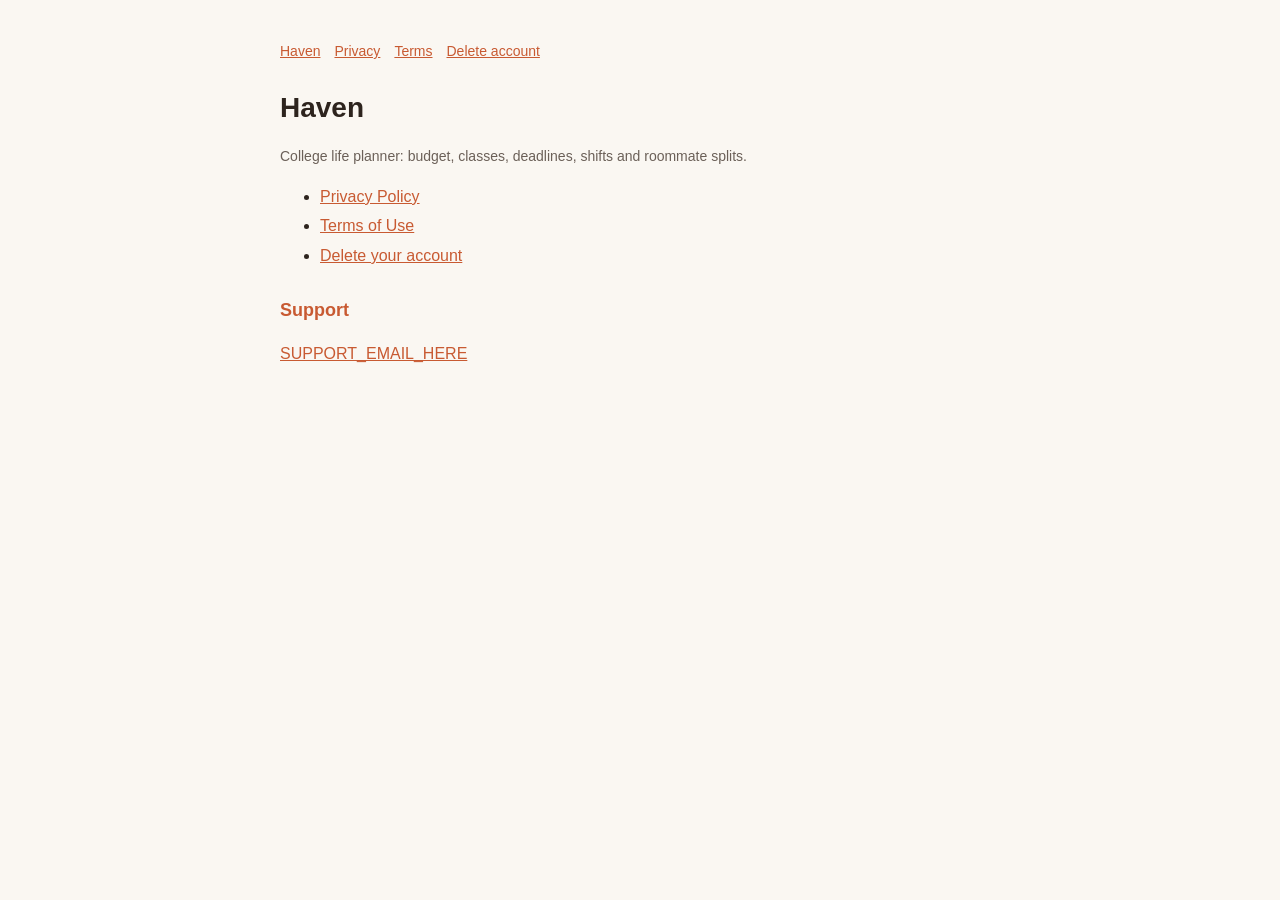
<file: index.html>
<!doctype html>
<html lang="en">
<head>
<meta charset="utf-8">
<meta name="viewport" content="width=device-width, initial-scale=1">
<title>Haven</title>
<meta name="description" content="Haven: a calm, private college life planner.">
<link rel="stylesheet" href="style.css">
</head>
<body>
<main>
<nav><a href="./">Haven</a><a href="privacy-policy.html">Privacy</a><a href="terms.html">Terms</a><a href="delete-account.html">Delete account</a></nav>
  <h1>Haven</h1>
  <p class="muted">College life planner: budget, classes, deadlines, shifts and roommate splits.</p>
  <ul>
    <li><a href="privacy-policy.html">Privacy Policy</a></li>
    <li><a href="terms.html">Terms of Use</a></li>
    <li><a href="delete-account.html">Delete your account</a></li>
  </ul>
  <h2>Support</h2>
  <p><a href="mailto:SUPPORT_EMAIL_HERE">SUPPORT_EMAIL_HERE</a></p>
</main>
</body>
</html>
</file>
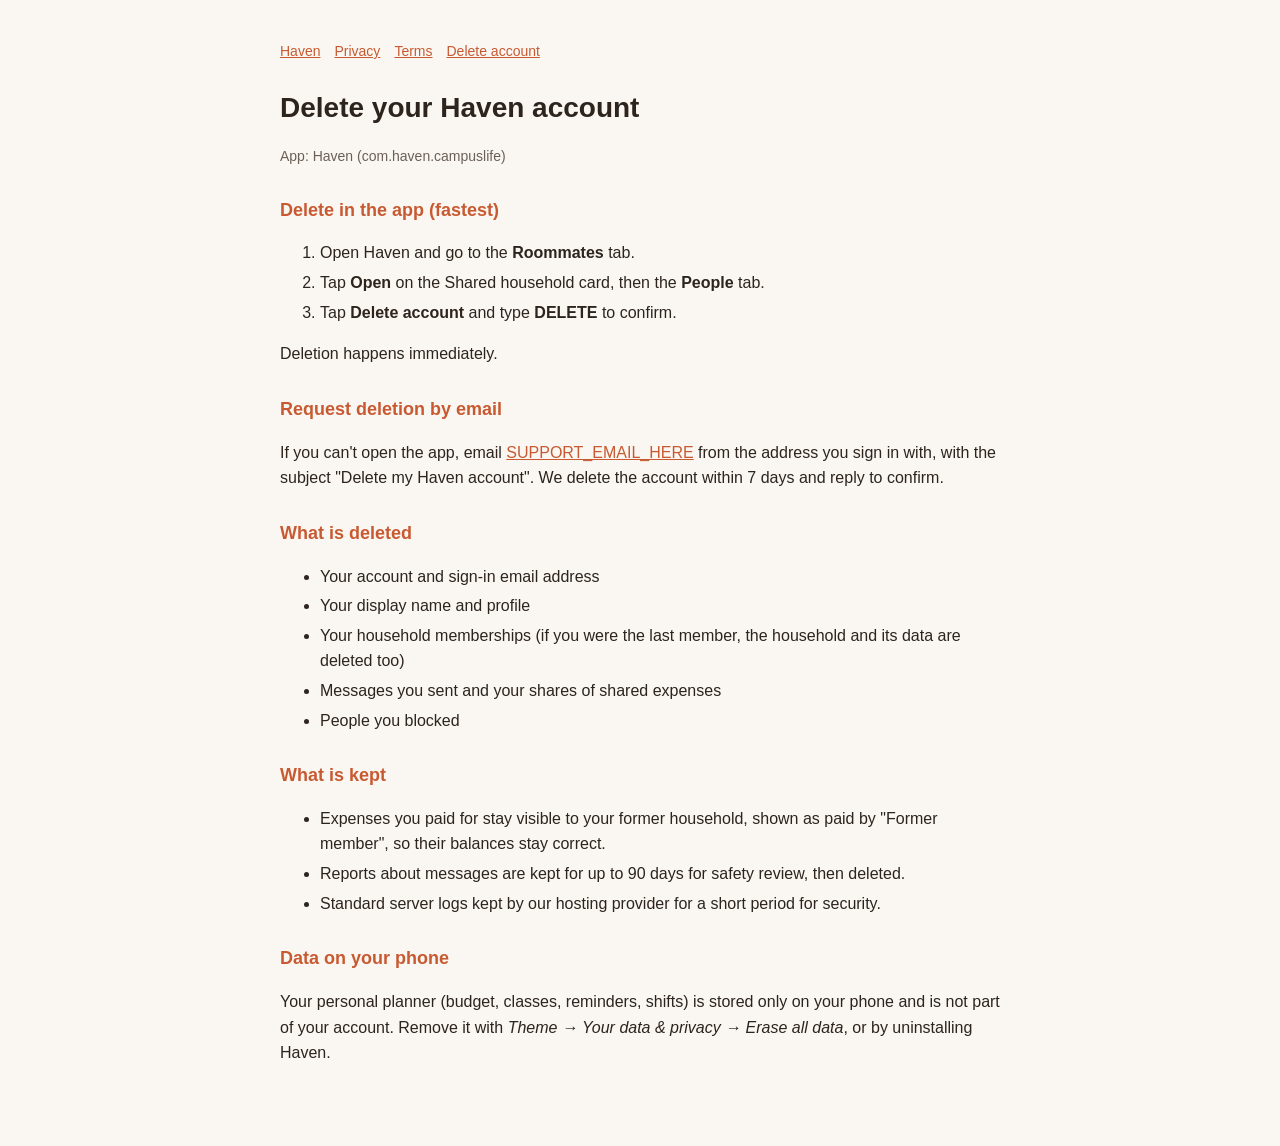
<file: delete-account.html>
<!doctype html>
<html lang="en">
<head>
<meta charset="utf-8">
<meta name="viewport" content="width=device-width, initial-scale=1">
<title>Delete your Haven account</title>
<meta name="description" content="How to delete your Haven account and data.">
<link rel="stylesheet" href="style.css">
</head>
<body>
<main>
<nav><a href="./">Haven</a><a href="privacy-policy.html">Privacy</a><a href="terms.html">Terms</a><a href="delete-account.html">Delete account</a></nav>
  <h1>Delete your Haven account</h1>
  <p class="muted">App: Haven (com.haven.campuslife)</p>

  <h2>Delete in the app (fastest)</h2>
  <ol>
    <li>Open Haven and go to the <strong>Roommates</strong> tab.</li>
    <li>Tap <strong>Open</strong> on the Shared household card, then the <strong>People</strong> tab.</li>
    <li>Tap <strong>Delete account</strong> and type <strong>DELETE</strong> to confirm.</li>
  </ol>
  <p>Deletion happens immediately.</p>

  <h2>Request deletion by email</h2>
  <p>If you can't open the app, email <a href="mailto:SUPPORT_EMAIL_HERE">SUPPORT_EMAIL_HERE</a> from the address you sign in with, with the subject "Delete my Haven account". We delete the account within 7 days and reply to confirm.</p>

  <h2>What is deleted</h2>
  <ul>
    <li>Your account and sign-in email address</li>
    <li>Your display name and profile</li>
    <li>Your household memberships (if you were the last member, the household and its data are deleted too)</li>
    <li>Messages you sent and your shares of shared expenses</li>
    <li>People you blocked</li>
  </ul>

  <h2>What is kept</h2>
  <ul>
    <li>Expenses you paid for stay visible to your former household, shown as paid by "Former member", so their balances stay correct.</li>
    <li>Reports about messages are kept for up to 90 days for safety review, then deleted.</li>
    <li>Standard server logs kept by our hosting provider for a short period for security.</li>
  </ul>

  <h2>Data on your phone</h2>
  <p>Your personal planner (budget, classes, reminders, shifts) is stored only on your phone and is not part of your account. Remove it with <em>Theme → Your data &amp; privacy → Erase all data</em>, or by uninstalling Haven.</p>
</main>
</body>
</html>
</file>
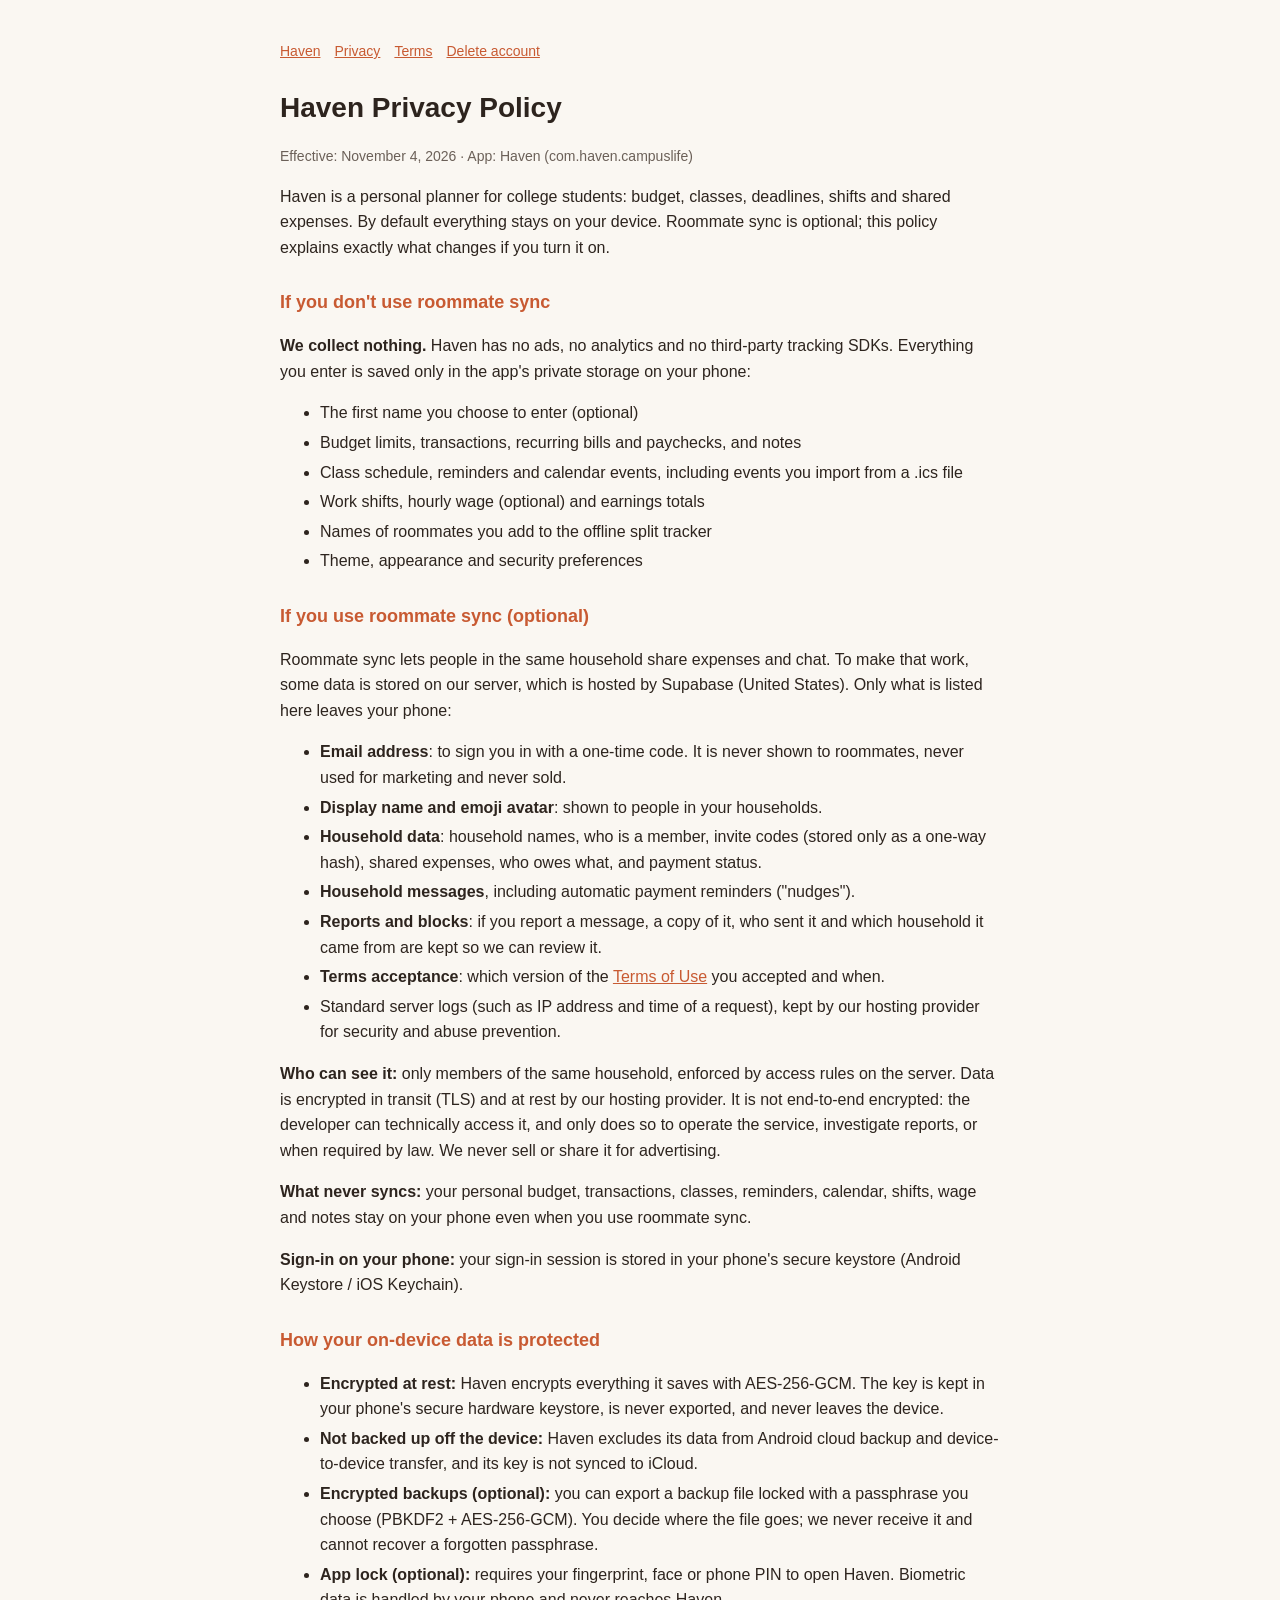
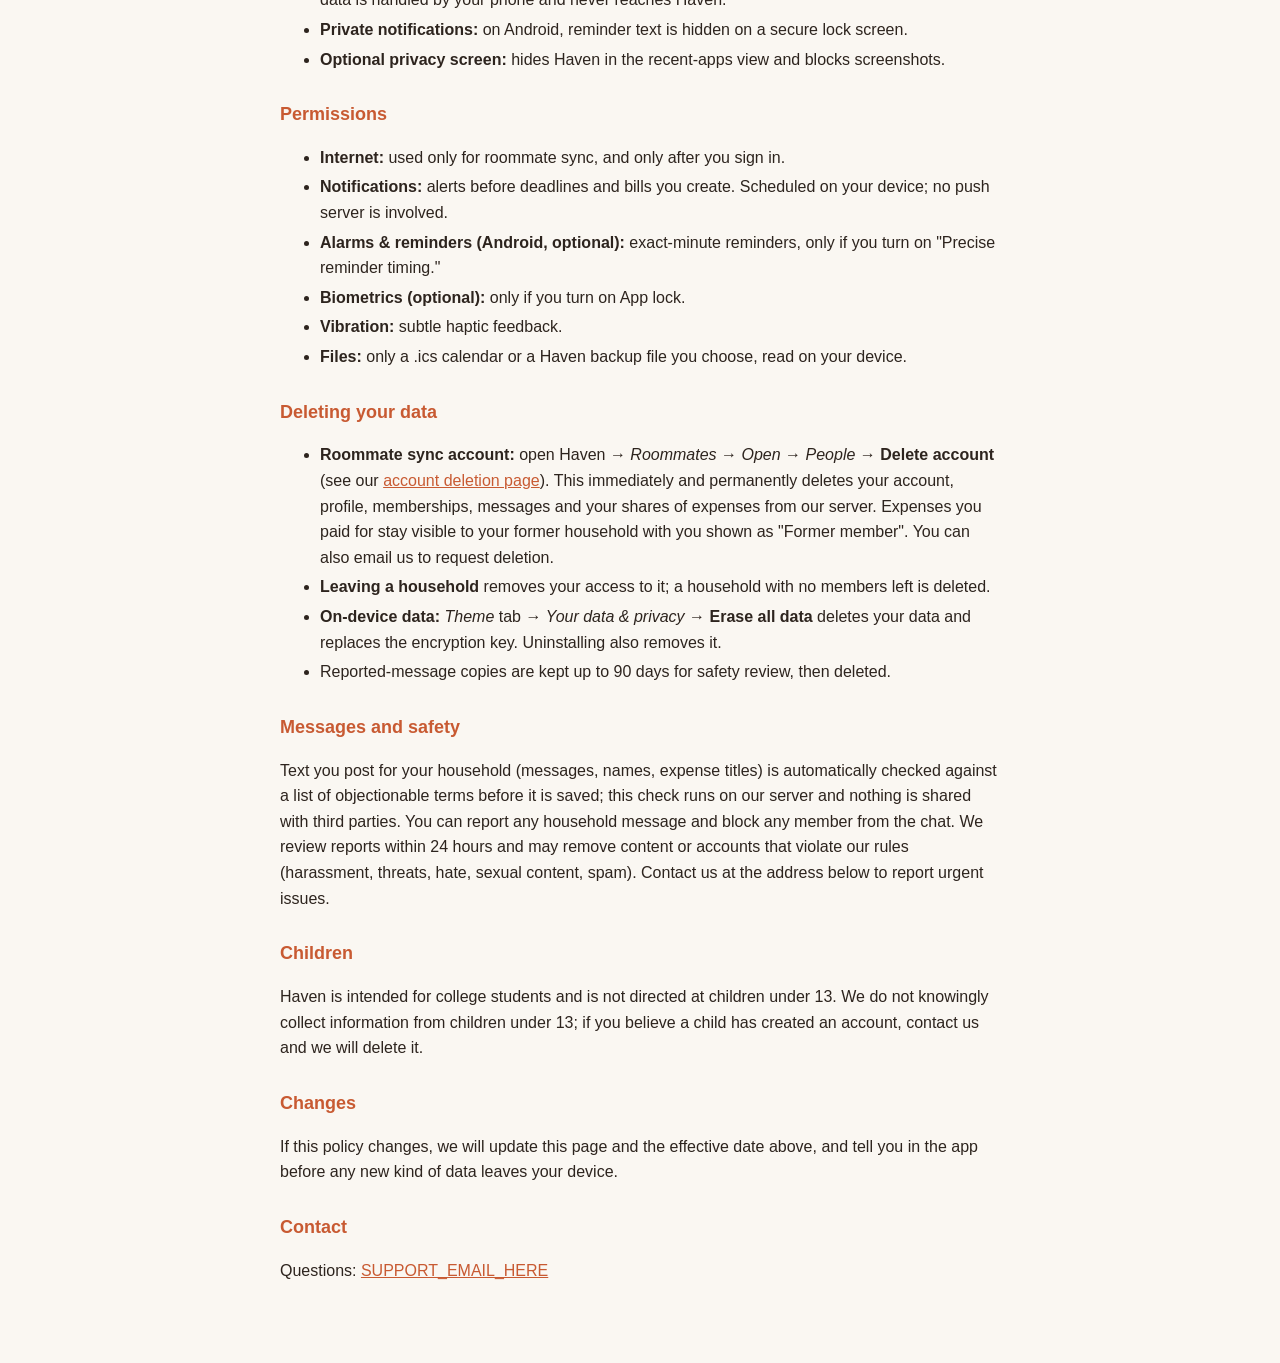
<file: privacy-policy.html>
<!doctype html>
<html lang="en">
<head>
<meta charset="utf-8">
<meta name="viewport" content="width=device-width, initial-scale=1">
<title>Haven Privacy Policy</title>
<meta name="description" content="How Haven handles your data.">
<link rel="stylesheet" href="style.css">
</head>
<body>
<main>
<nav><a href="./">Haven</a><a href="privacy-policy.html">Privacy</a><a href="terms.html">Terms</a><a href="delete-account.html">Delete account</a></nav>
  <h1>Haven Privacy Policy</h1>
  <p class="muted">Effective: November 4, 2026 · App: Haven (com.haven.campuslife)</p>

  <p>Haven is a personal planner for college students: budget, classes, deadlines, shifts and shared expenses. By default everything stays on your device. Roommate sync is optional; this policy explains exactly what changes if you turn it on.</p>

  <h2>If you don't use roommate sync</h2>
  <p><strong>We collect nothing.</strong> Haven has no ads, no analytics and no third-party tracking SDKs. Everything you enter is saved only in the app's private storage on your phone:</p>
  <ul>
    <li>The first name you choose to enter (optional)</li>
    <li>Budget limits, transactions, recurring bills and paychecks, and notes</li>
    <li>Class schedule, reminders and calendar events, including events you import from a .ics file</li>
    <li>Work shifts, hourly wage (optional) and earnings totals</li>
    <li>Names of roommates you add to the offline split tracker</li>
    <li>Theme, appearance and security preferences</li>
  </ul>

  <h2>If you use roommate sync (optional)</h2>
  <p>Roommate sync lets people in the same household share expenses and chat. To make that work, some data is stored on our server, which is hosted by Supabase (United States). Only what is listed here leaves your phone:</p>
  <ul>
    <li><strong>Email address</strong>: to sign you in with a one-time code. It is never shown to roommates, never used for marketing and never sold.</li>
    <li><strong>Display name and emoji avatar</strong>: shown to people in your households.</li>
    <li><strong>Household data</strong>: household names, who is a member, invite codes (stored only as a one-way hash), shared expenses, who owes what, and payment status.</li>
    <li><strong>Household messages</strong>, including automatic payment reminders ("nudges").</li>
    <li><strong>Reports and blocks</strong>: if you report a message, a copy of it, who sent it and which household it came from are kept so we can review it.</li>
    <li><strong>Terms acceptance</strong>: which version of the <a href="terms.html">Terms of Use</a> you accepted and when.</li>
    <li>Standard server logs (such as IP address and time of a request), kept by our hosting provider for security and abuse prevention.</li>
  </ul>
  <p><strong>Who can see it:</strong> only members of the same household, enforced by access rules on the server. Data is encrypted in transit (TLS) and at rest by our hosting provider. It is not end-to-end encrypted: the developer can technically access it, and only does so to operate the service, investigate reports, or when required by law. We never sell or share it for advertising.</p>
  <p><strong>What never syncs:</strong> your personal budget, transactions, classes, reminders, calendar, shifts, wage and notes stay on your phone even when you use roommate sync.</p>
  <p><strong>Sign-in on your phone:</strong> your sign-in session is stored in your phone's secure keystore (Android Keystore / iOS Keychain).</p>

  <h2>How your on-device data is protected</h2>
  <ul>
    <li><strong>Encrypted at rest:</strong> Haven encrypts everything it saves with AES-256-GCM. The key is kept in your phone's secure hardware keystore, is never exported, and never leaves the device.</li>
    <li><strong>Not backed up off the device:</strong> Haven excludes its data from Android cloud backup and device-to-device transfer, and its key is not synced to iCloud.</li>
    <li><strong>Encrypted backups (optional):</strong> you can export a backup file locked with a passphrase you choose (PBKDF2 + AES-256-GCM). You decide where the file goes; we never receive it and cannot recover a forgotten passphrase.</li>
    <li><strong>App lock (optional):</strong> requires your fingerprint, face or phone PIN to open Haven. Biometric data is handled by your phone and never reaches Haven.</li>
    <li><strong>Private notifications:</strong> on Android, reminder text is hidden on a secure lock screen.</li>
    <li><strong>Optional privacy screen:</strong> hides Haven in the recent-apps view and blocks screenshots.</li>
  </ul>

  <h2>Permissions</h2>
  <ul>
    <li><strong>Internet:</strong> used only for roommate sync, and only after you sign in.</li>
    <li><strong>Notifications:</strong> alerts before deadlines and bills you create. Scheduled on your device; no push server is involved.</li>
    <li><strong>Alarms &amp; reminders (Android, optional):</strong> exact-minute reminders, only if you turn on "Precise reminder timing."</li>
    <li><strong>Biometrics (optional):</strong> only if you turn on App lock.</li>
    <li><strong>Vibration:</strong> subtle haptic feedback.</li>
    <li><strong>Files:</strong> only a .ics calendar or a Haven backup file you choose, read on your device.</li>
  </ul>

  <h2>Deleting your data</h2>
  <ul>
    <li><strong>Roommate sync account:</strong> open Haven → <em>Roommates</em> → <em>Open</em> → <em>People</em> → <strong>Delete account</strong> (see our <a href="delete-account.html">account deletion page</a>). This immediately and permanently deletes your account, profile, memberships, messages and your shares of expenses from our server. Expenses you paid for stay visible to your former household with you shown as "Former member". You can also email us to request deletion.</li>
    <li><strong>Leaving a household</strong> removes your access to it; a household with no members left is deleted.</li>
    <li><strong>On-device data:</strong> <em>Theme</em> tab → <em>Your data &amp; privacy</em> → <strong>Erase all data</strong> deletes your data and replaces the encryption key. Uninstalling also removes it.</li>
    <li>Reported-message copies are kept up to 90 days for safety review, then deleted.</li>
  </ul>

  <h2>Messages and safety</h2>
  <p>Text you post for your household (messages, names, expense titles) is automatically checked against a list of objectionable terms before it is saved; this check runs on our server and nothing is shared with third parties. You can report any household message and block any member from the chat. We review reports within 24 hours and may remove content or accounts that violate our rules (harassment, threats, hate, sexual content, spam). Contact us at the address below to report urgent issues.</p>

  <h2>Children</h2>
  <p>Haven is intended for college students and is not directed at children under 13. We do not knowingly collect information from children under 13; if you believe a child has created an account, contact us and we will delete it.</p>

  <h2>Changes</h2>
  <p>If this policy changes, we will update this page and the effective date above, and tell you in the app before any new kind of data leaves your device.</p>

  <h2>Contact</h2>
  <p>Questions: <a href="mailto:SUPPORT_EMAIL_HERE">SUPPORT_EMAIL_HERE</a></p>
</main>
</body>
</html>
</file>
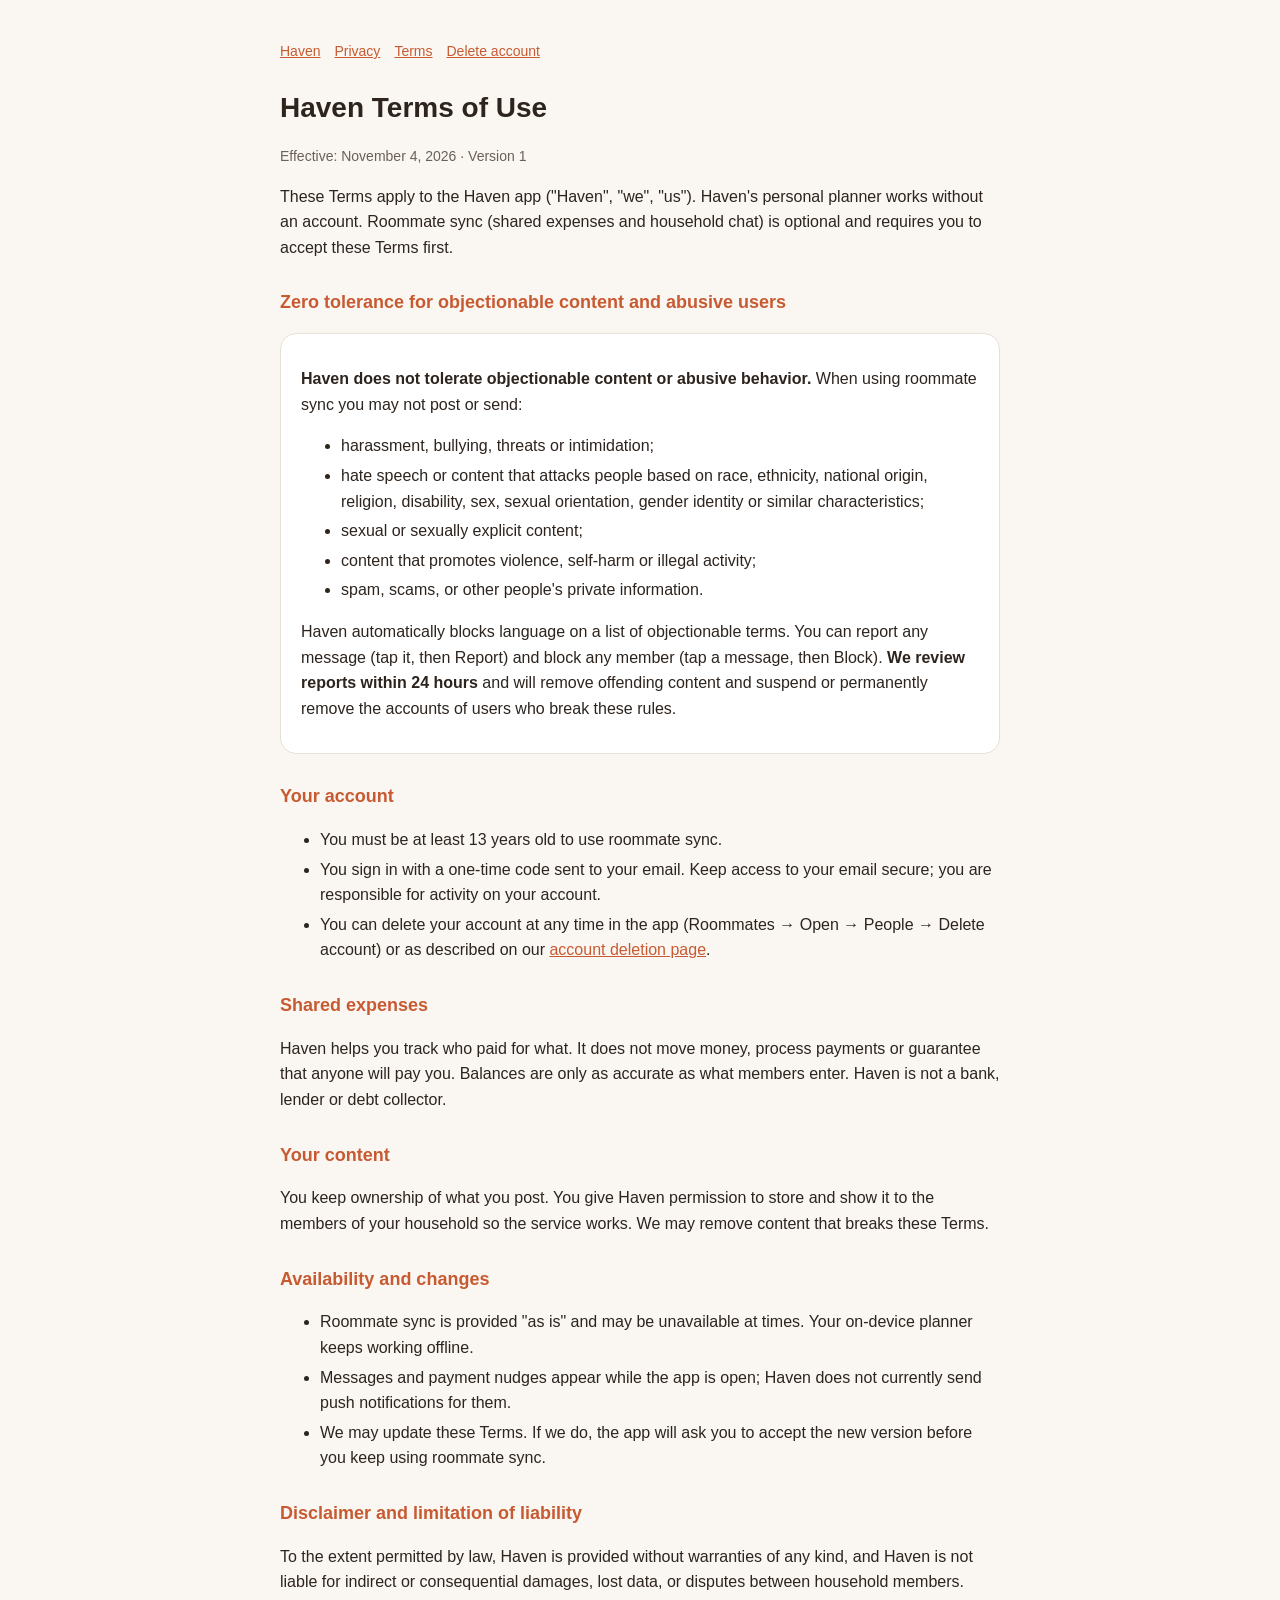
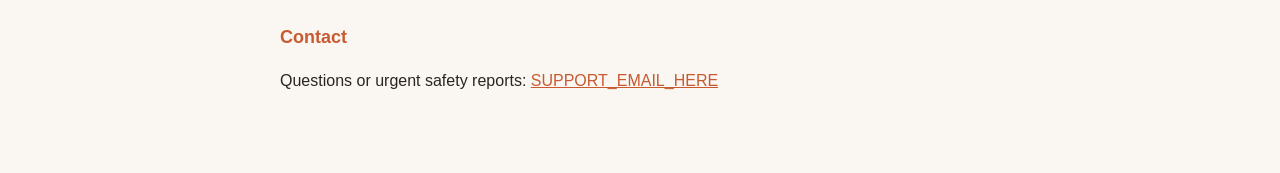
<file: terms.html>
<!doctype html>
<html lang="en">
<head>
<meta charset="utf-8">
<meta name="viewport" content="width=device-width, initial-scale=1">
<title>Haven Terms of Use</title>
<meta name="description" content="Terms of Use for the Haven app, including community rules for roommate chat.">
<link rel="stylesheet" href="style.css">
</head>
<body>
<main>
<nav><a href="./">Haven</a><a href="privacy-policy.html">Privacy</a><a href="terms.html">Terms</a><a href="delete-account.html">Delete account</a></nav>
  <h1>Haven Terms of Use</h1>
  <p class="muted">Effective: November 4, 2026 · Version 1</p>

  <p>These Terms apply to the Haven app ("Haven", "we", "us"). Haven's personal planner works without an account. Roommate sync (shared expenses and household chat) is optional and requires you to accept these Terms first.</p>

  <h2>Zero tolerance for objectionable content and abusive users</h2>
  <div class="card">
    <p><strong>Haven does not tolerate objectionable content or abusive behavior.</strong> When using roommate sync you may not post or send:</p>
    <ul>
      <li>harassment, bullying, threats or intimidation;</li>
      <li>hate speech or content that attacks people based on race, ethnicity, national origin, religion, disability, sex, sexual orientation, gender identity or similar characteristics;</li>
      <li>sexual or sexually explicit content;</li>
      <li>content that promotes violence, self-harm or illegal activity;</li>
      <li>spam, scams, or other people's private information.</li>
    </ul>
    <p>Haven automatically blocks language on a list of objectionable terms. You can report any message (tap it, then Report) and block any member (tap a message, then Block). <strong>We review reports within 24 hours</strong> and will remove offending content and suspend or permanently remove the accounts of users who break these rules.</p>
  </div>

  <h2>Your account</h2>
  <ul>
    <li>You must be at least 13 years old to use roommate sync.</li>
    <li>You sign in with a one-time code sent to your email. Keep access to your email secure; you are responsible for activity on your account.</li>
    <li>You can delete your account at any time in the app (Roommates → Open → People → Delete account) or as described on our <a href="delete-account.html">account deletion page</a>.</li>
  </ul>

  <h2>Shared expenses</h2>
  <p>Haven helps you track who paid for what. It does not move money, process payments or guarantee that anyone will pay you. Balances are only as accurate as what members enter. Haven is not a bank, lender or debt collector.</p>

  <h2>Your content</h2>
  <p>You keep ownership of what you post. You give Haven permission to store and show it to the members of your household so the service works. We may remove content that breaks these Terms.</p>

  <h2>Availability and changes</h2>
  <ul>
    <li>Roommate sync is provided "as is" and may be unavailable at times. Your on-device planner keeps working offline.</li>
    <li>Messages and payment nudges appear while the app is open; Haven does not currently send push notifications for them.</li>
    <li>We may update these Terms. If we do, the app will ask you to accept the new version before you keep using roommate sync.</li>
  </ul>

  <h2>Disclaimer and limitation of liability</h2>
  <p>To the extent permitted by law, Haven is provided without warranties of any kind, and Haven is not liable for indirect or consequential damages, lost data, or disputes between household members.</p>

  <h2>Contact</h2>
  <p>Questions or urgent safety reports: <a href="mailto:SUPPORT_EMAIL_HERE">SUPPORT_EMAIL_HERE</a></p>
</main>
</body>
</html>
</file>
<file: style.css>
:root { --ink:#2D241E; --muted:#6b6058; --accent:#C85A32; --bg:#FAF7F2; --card:#fff; --line:#e7e0d6; }
@media (prefers-color-scheme: dark) { :root { --ink:#efe8df; --muted:#b3a89c; --accent:#e07a50; --bg:#141110; --card:#1f1b18; --line:#3a332d; } }
body { margin:0; background:var(--bg); color:var(--ink); font:16px/1.6 -apple-system, BlinkMacSystemFont, "Segoe UI", Roboto, sans-serif; }
main { max-width: 720px; margin: 0 auto; padding: 40px 16px 64px; }
h1 { font-size: 28px; margin: 0 0 4px; }
h2 { font-size: 18px; margin: 28px 0 8px; color: var(--accent); }
a { color: var(--accent); }
.muted { color: var(--muted); font-size: 14px; }
.card { background: var(--card); border: 1px solid var(--line); border-radius: 16px; padding: 16px 20px; margin: 16px 0; }
li { margin: 4px 0; }
nav { font-size: 14px; margin-bottom: 24px; } nav a { margin-right: 14px; }
</file>
